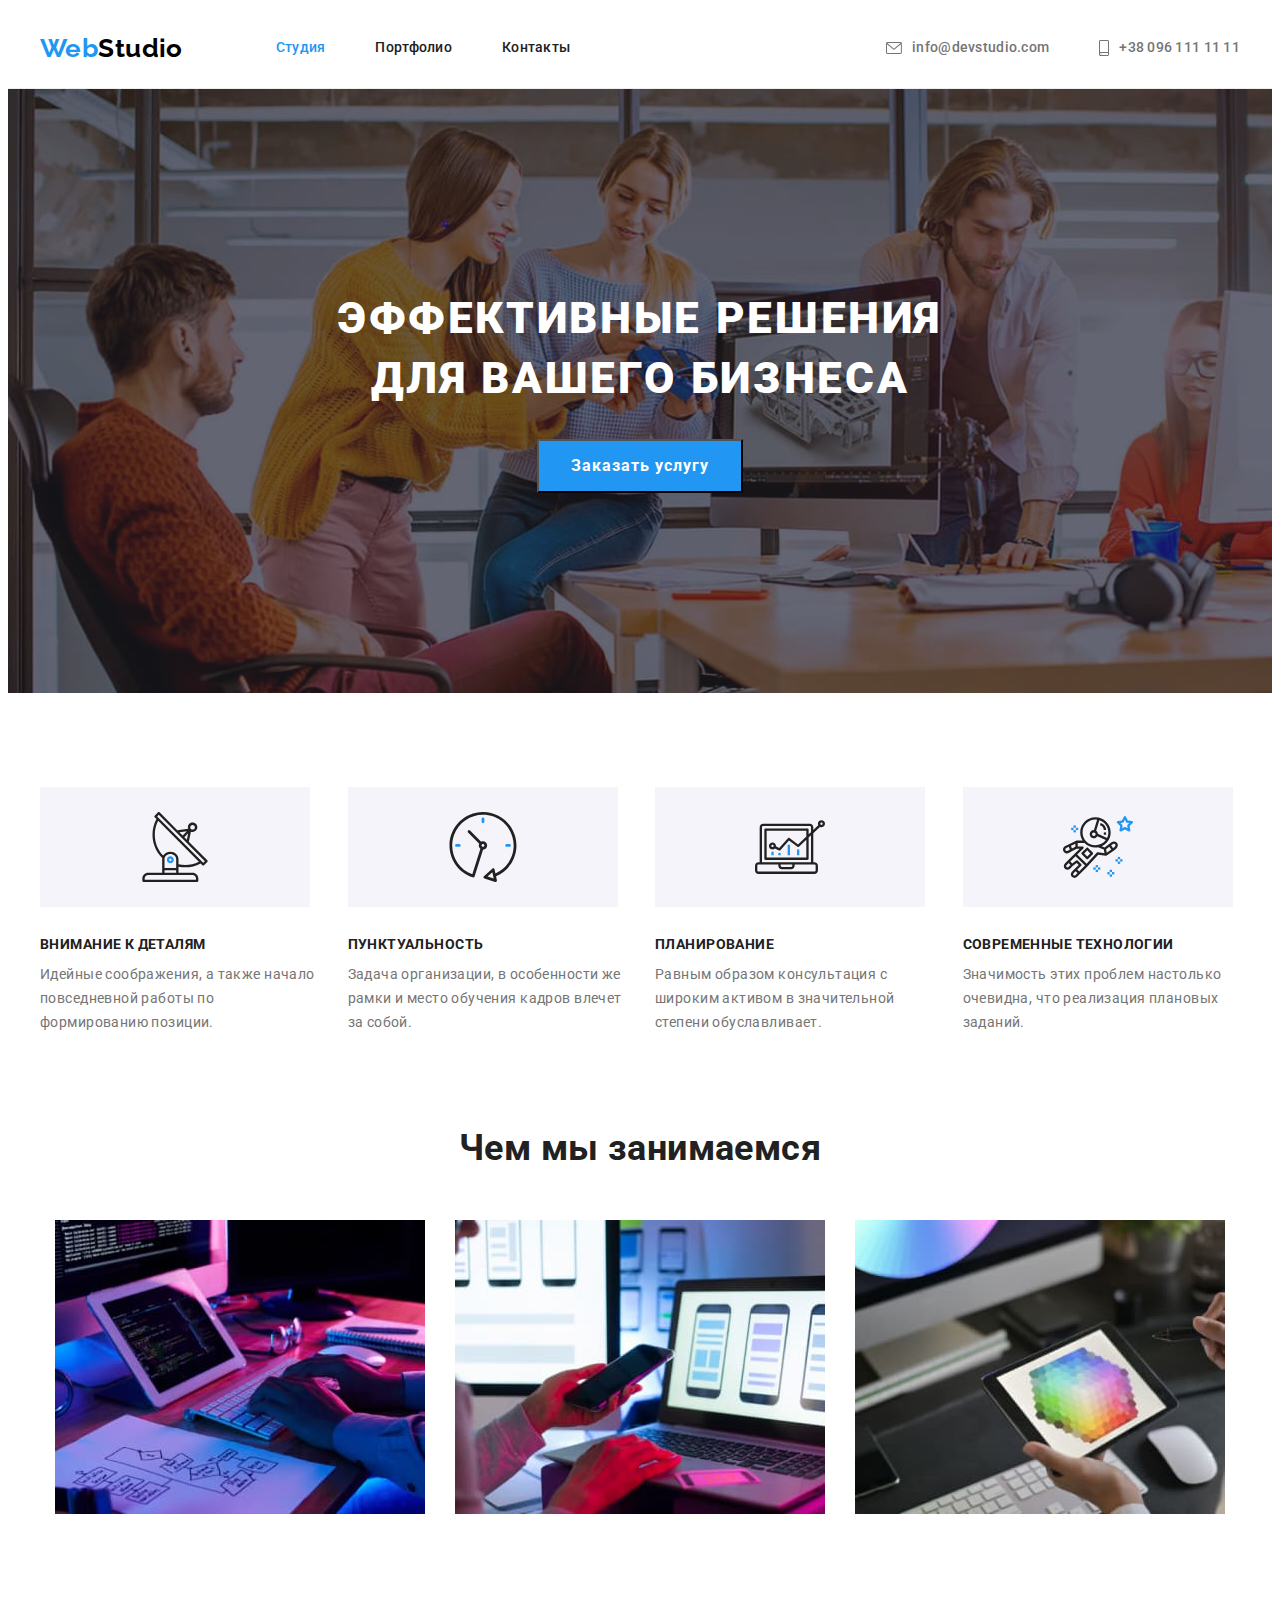
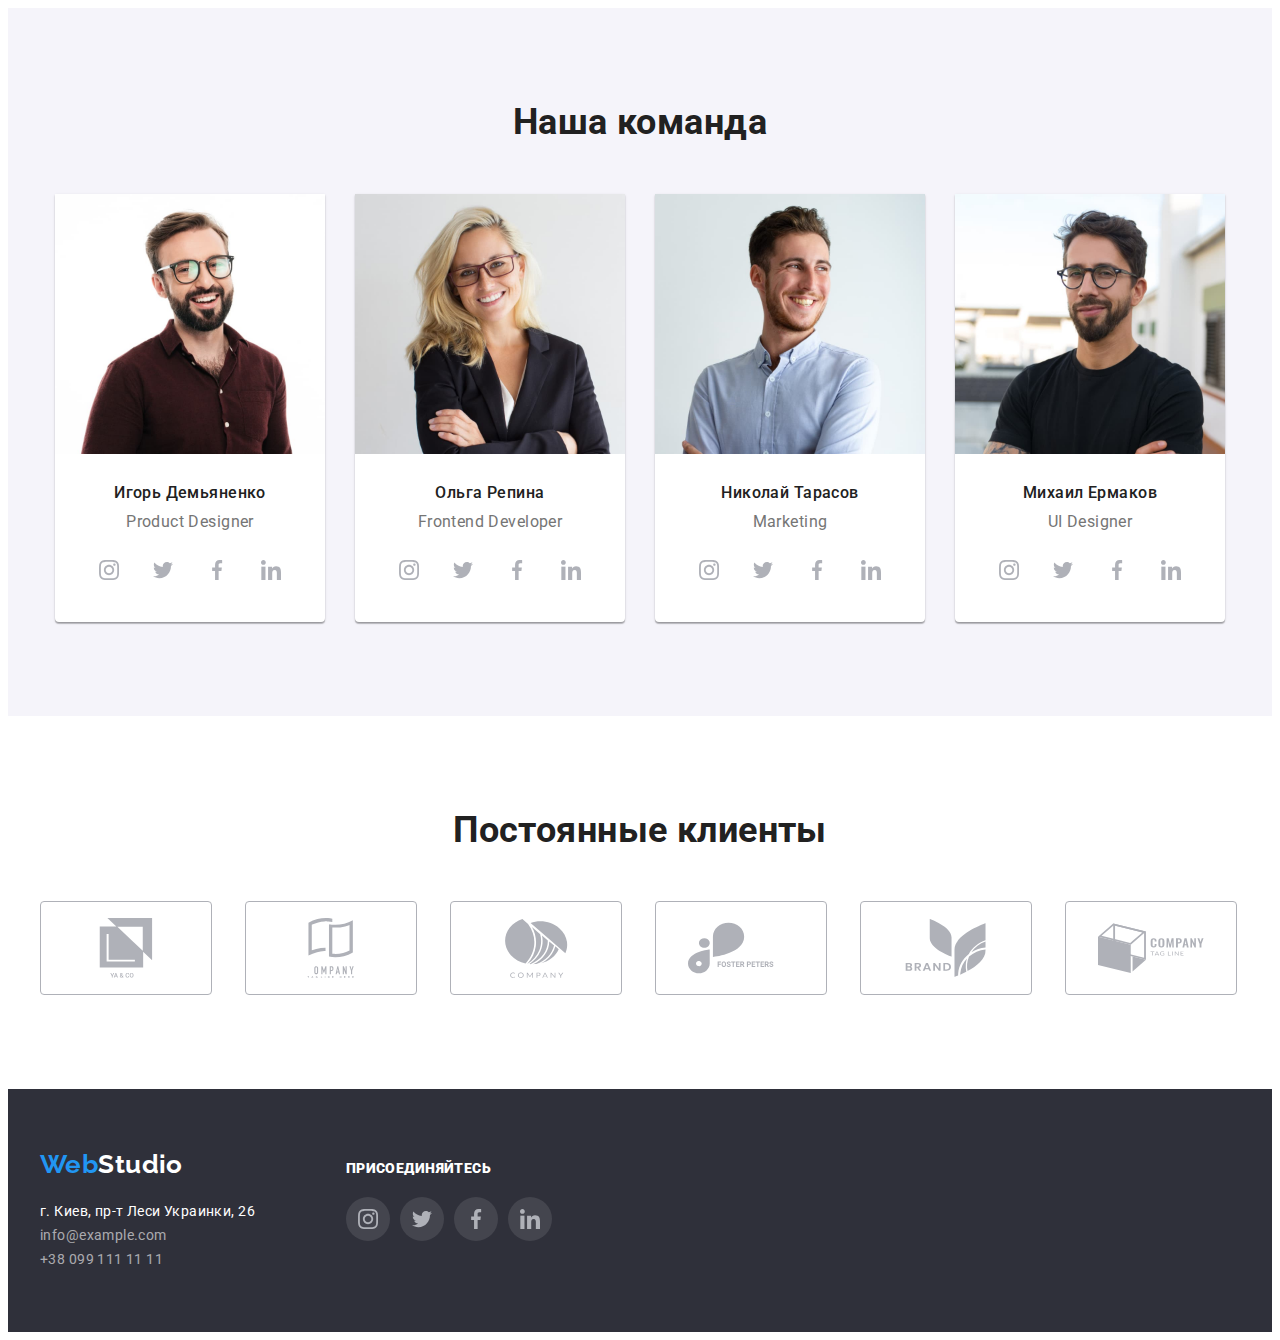
<file: index.html>
<!DOCTYPE html>
<html lang="en">
<head>
    <meta charset="UTF-8">
    <meta http-equiv="X-UA-Compatible" content="IE=edge">
    <meta name="viewport" content="width=device-width, initial-scale=1.0">
    <title>Document</title>
    <link rel="preconnect" href="https://fonts.gstatic.com">
    <link rel="preconnect" href="https://fonts.gstatic.com">
    <link rel="preconnect" href="https://fonts.gstatic.com">
    <link rel="stylesheet" href="https://cdnjs.cloudflare.com/ajax/libs/modern-normalize/1.0.0/modern-normalize.min.css" integrity="sha512-ISS7cAi1PEhQ8jnbJpJZMd29NlhNj4AWYyLOSp2CE/CsHxTCu+r+t0D2yoJudVrd0/8fTVPUVDzY5Tvli75u/g==" crossorigin="anonymous" />
    <link href="https://fonts.googleapis.com/css2?family=Raleway:wght@700&family=Roboto:wght@400;500;700;900&display=swap" rel="stylesheet">
    <link rel="stylesheet" href="./css/styles.css" />
</head>
<body>

             <!-- шапка -->

 <header class="page-header">
     <div class="container header-container">
     <nav class="navigation">
     <a href="./index.html" class="logo text">
        <span>Web</span>Studio
     </a>
     <ul class="site-nav list">
        <li class="item"><a href="" class="link active">Студия</a></li>
        <li class="item"><a href="./portfolio.html" class="link">Портфолио</a></li>
        <li class="item"><a href="" class="link">Контакты</a></li>
     </ul>
    </nav>
     <ul class="contacts-nav list">
         <li class="item-contact"><a href="mailto:info@devstudio.com"  class="link">
            <svg class="contacts-icon">
                <use href="./image/sprite.svg#icon-envelope"></use>
            </svg>info@devstudio.com </a>
        </li>
         <li class="item-contact"><a href="tel:+380961111111"  class="link">
            <svg class="phone-icon">
                <use href="./image/sprite.svg#icon-smartphone"></use>
            </svg>+38 096 111 11 11</a></li>
     </ul>
    </div>
    
 </header> 
           <!-- герой -->
 <main>

     <section class="hero">
         <div class="container">
         <h1 class="hero-title">Эффективные решения для вашего бизнеса</h1>
         <button type="button" class="hero-button"> Заказать услугу</button>
        </div>
     </section>
           <!-- столбцы списка -->
         
 <section class="feature">
    
    <div class="container">
        
        <h2 hidden> профессиональные качества</h2>
 <ul class="feature-list">
     <li class="item">
         <div class="feature-svg">
         <svg class="feature-icon">
             <use href="./image/sprite.svg#icon-antenna"></use>
           </svg>
        </div>
         <h3 class="section-title">Внимание к деталям</h3>
         <p> 
            Идейные соображения, а также начало повседневной работы по формированию позиции.
         </p>
     
        </li>
    
    
       <li class="item">
        <div class="feature-svg">
            <svg class="feature-icon">
                <use href="./image/sprite.svg#icon-clock"></use>
              </svg>
           </div>
           <h3 class="section-title">Пунктуальность</h3>
           <p>
               Задача организации, в особенности же рамки и место обучения кадров влечет за собой.
           </p>
       </li>
   
   
    <li class="item">
        <div class="feature-svg">
            <svg class="feature-icon">
                <use href="./image/sprite.svg#icon-diagram"></use>
              </svg>
           </div>
        <h3 class="section-title">Планирование</h3>
        <p>
            Равным образом консультация с широким активом в значительной степени обуславливает.
        </p>
    
       </li>
   
   
    <li class="item">
        <div class="feature-svg">
            <svg class="feature-icon">
                <use href="./image/sprite.svg#icon-astronaut"></use>
              </svg>
           </div>
        <h3 class="section-title">Современные технологии</h3>
        <p>
            Значимость этих проблем настолько очевидна, что реализация плановых заданий.
        </p>
    
       </li>
   </ul>
    </div>
</section>

            <!-- чем мы занимаемся -->

<section class="section-work">
    <div class="container"> 
    <h2 class="section-title">Чем мы занимаемся</h2>

    <ul class="work-photo">
        <li class="photo">
    <img src="./image/img.1jpg.jpg" alt=""width="370"/>
         </li>
        <li class="photo">
            <img src="./image/img2.jpg" alt=""width="370"/>
        </li>
        <li class="photo">
            <img src="./image/img3.jpg" alt=""width="370"/>
        </li>
    </ul>
</div>
</section>

            <!-- наша команда -->

<section class="section-team">
    <div class="container">
    <h2 class="section-title">Наша команда</h2>
    <ul class="team-members">
        <li class="members-name">
            <img src="./image/img4.jpg" alt="" width="270"/>
            <div class="employee">
            <h3 class="section-title">Игорь Демьяненко</h3>
            <p>Product Designer</p>
            <ul class="social-list">
              <li class="social-list-item">
                <a href="" class="social-list-link">
                <svg class="social-list-icon">
                  <use href="./image/sprite.svg#icon-instagram"></use>
                </svg>
            </a>
              </li>
              <li class="social-list-item">
                <a href="" class="social-list-link">
                <svg class="social-list-icon">
                  <use href="./image/sprite.svg#icon-twitter"></use>
                </svg>
            </a>
              </li>
              <li class="social-list-item">
                <a href="" class="social-list-link">
                <svg class="social-list-icon">
                  <use href="./image/sprite.svg#icon-facebook"></use>
                </svg>
            </a>
              </li>
              <li class="social-list-item">
                <a href="" class="social-list-link">
                <svg class="social-list-icon">
                  <use href="./image/sprite.svg#icon-linkedin"></use>
                </svg>
            </a>
              </li>

            </ul>
        </div>
        </li>
        
        <li class="members-name">
            <img src="./image/img5.jpg" alt="" width="270"/>
            <div class="employee">
        <h3 class="section-title">Ольга Репина</h3>
        <p>Frontend Developer</p>
        <ul class="social-list">
            <li class="social-list-item">
              <a href="" class="social-list-link">
              <svg class="social-list-icon">
                <use href="./image/sprite.svg#icon-instagram"></use>
              </svg>
          </a>
            </li>
            <li class="social-list-item">
              <a href="" class="social-list-link">
              <svg class="social-list-icon">
                <use href="./image/sprite.svg#icon-twitter"></use>
              </svg>
          </a>
            </li>
            <li class="social-list-item">
              <a href="" class="social-list-link">
              <svg class="social-list-icon">
                <use href="./image/sprite.svg#icon-facebook"></use>
              </svg>
          </a>
            </li>
            <li class="social-list-item">
              <a href="" class="social-list-link">
              <svg class="social-list-icon">
                <use href="./image/sprite.svg#icon-linkedin"></use>
              </svg>
          </a>
            </li>

          </ul>
        </div>
    </li>
    <li class="members-name">

            <img src="./image/img6.jpg" alt="" width="270"/>
            <div class="employee">
            <h3 class="section-title">Николай Тарасов</h3>
            <p>Marketing</p>
            <ul class="social-list">
                <li class="social-list-item">
                  <a href="" class="social-list-link">
                  <svg class="social-list-icon">
                    <use href="./image/sprite.svg#icon-instagram"></use>
                  </svg>
              </a>
                </li>
                <li class="social-list-item">
                  <a href="" class="social-list-link">
                  <svg class="social-list-icon">
                    <use href="./image/sprite.svg#icon-twitter"></use>
                  </svg>
              </a>
                </li>
                <li class="social-list-item">
                  <a href="" class="social-list-link">
                  <svg class="social-list-icon">
                    <use href="./image/sprite.svg#icon-facebook"></use>
                  </svg>
              </a>
                </li>
                <li class="social-list-item">
                  <a href="" class="social-list-link">
                  <svg class="social-list-icon">
                    <use href="./image/sprite.svg#icon-linkedin"></use>
                  </svg>
              </a>
                </li>
  
              </ul>
</div>
        </li>
        
        <li class="members-name">
            <img src="./image/img7.jpg" alt="" width="270"/>
            <div class="employee">
            <h3 class="section-title">Михаил Ермаков</h3>
            <p>UI Designer</p>
            <ul class="social-list">
                <li class="social-list-item">
                  <a href="" class="social-list-link">
                  <svg class="social-list-icon">
                    <use href="./image/sprite.svg#icon-instagram"></use>
                  </svg>
              </a>
                </li>
                <li class="social-list-item">
                  <a href="" class="social-list-link">
                  <svg class="social-list-icon">
                    <use href="./image/sprite.svg#icon-twitter"></use>
                  </svg>
              </a>
                </li>
                <li class="social-list-item">
                  <a href="" class="social-list-link">
                  <svg class="social-list-icon">
                    <use href="./image/sprite.svg#icon-facebook"></use>
                  </svg>
              </a>
                </li>
                <li class="social-list-item">
                  <a href="" class="social-list-link">
                  <svg class="social-list-icon">
                    <use href="./image/sprite.svg#icon-linkedin"></use>
                  </svg>
              </a>
                </li>
  
              </ul>
            </div>
        </li>
      </ul>
    </div>
  </section>

  <!-- клиенты -->

  <section class="clients">
<div class="container">
<h2 class="section-title">Постоянные клиенты</h2>
<ul class="clients-list">
    <li class="clients-list-item">
        <a class="client-link" href="">
        <svg class="clients-icon">
            
          <use href="./image/sprite.svg#icon-group"></use>
        </svg>
    </a>
      </li>
      <li class="clients-list-item">
        <a class="client-link" href="">
        <svg class="clients-icon">
          <use href="./image/sprite.svg#icon-group1"></use>
        </svg>
    </a>
      </li>
      <li class="clients-list-item">
        <a class="client-link" href="">
        <svg class="clients-icon">
            
          <use href="./image/sprite.svg#icon-group2"></use>
        </svg>
    </a>
      </li>
      <li class="clients-list-item">
        <a class="client-link" href="">
        <svg class="clients-icon">
            
          <use href="./image/sprite.svg#icon-group3"></use>
        </svg>
    </a>
      </li>
      <li class="clients-list-item">
        <a class="client-link" href="">
        <svg class="clients-icon">
            
          <use href="./image/sprite.svg#icon-group4"></use>
        </svg>
    </a>
      </li>
      <li class="clients-list-item">
        <a class="client-link" href="">
        <svg class="clients-icon">
            
          <use href="./image/sprite.svg#icon-group5"></use>
        </svg>
    </a>
      </li>
</ul>
</div>
  </section>

</main>

              <!-- футер -->


<footer class="footer">
    <div class="container">
        <div class="footer-address">
    <a href="./index.html" class="logo text">
        <span>Web</span>Studio
     </a>
    <address>
        <p>г. Киев, пр-т Леси Украинки, 26</p>
        <ul>
            <li class="address-link"><a href="mailto:info@example.com" class="address text">info@example.com</a></li>
            <li class="address-link"><a href="tel:+380991111111" class="address text">+38 099 111 11 11</a></li>
        </ul>
        </address>
    
    </div>

    <div class="footer-social">
        <p class="social-head"><b>присоединяйтесь</b></p>
        <ul class="footer-social-list">
            <li class="footer-social-item">
              <a href="https://www.instagram.com/" class="footer-list-link" 
              target="_blank"
              rel="noreferrer noopener">
              <svg class="social-list-icon">
                <use href="./image/sprite.svg#icon-instagram"></use>
              </svg>
          </a>
            </li>
            <li class="footer-social-item">
                <a href="https://www.twitter.com/" class="footer-list-link" target="_blank"
                rel="noreferrer noopener">
                <svg class="social-list-icon">
                  <use href="./image/sprite.svg#icon-twitter"></use>
                </svg>
            </a>
              </li>
              <li class="footer-social-item">
                <a href="https://www.facebook.com/" class="footer-list-link"
                target="_blank"
              rel="noreferrer noopener">
                <svg class="social-list-icon">
                  <use href="./image/sprite.svg#icon-facebook"></use>
                </svg>
            </a>
              </li>
              <li class="footer-social-item">
                <a href="https://www.linkedin.com/" class="footer-list-link" 
                target="_blank"
              rel="noreferrer noopener">
                <svg class="social-list-icon">
                  <use href="./image/sprite.svg#icon-linkedin"></use>
                </svg>
            </a>
              </li>
        </ul>
    </div>
    </div>
</footer>
   
</body>
</html>
</file>
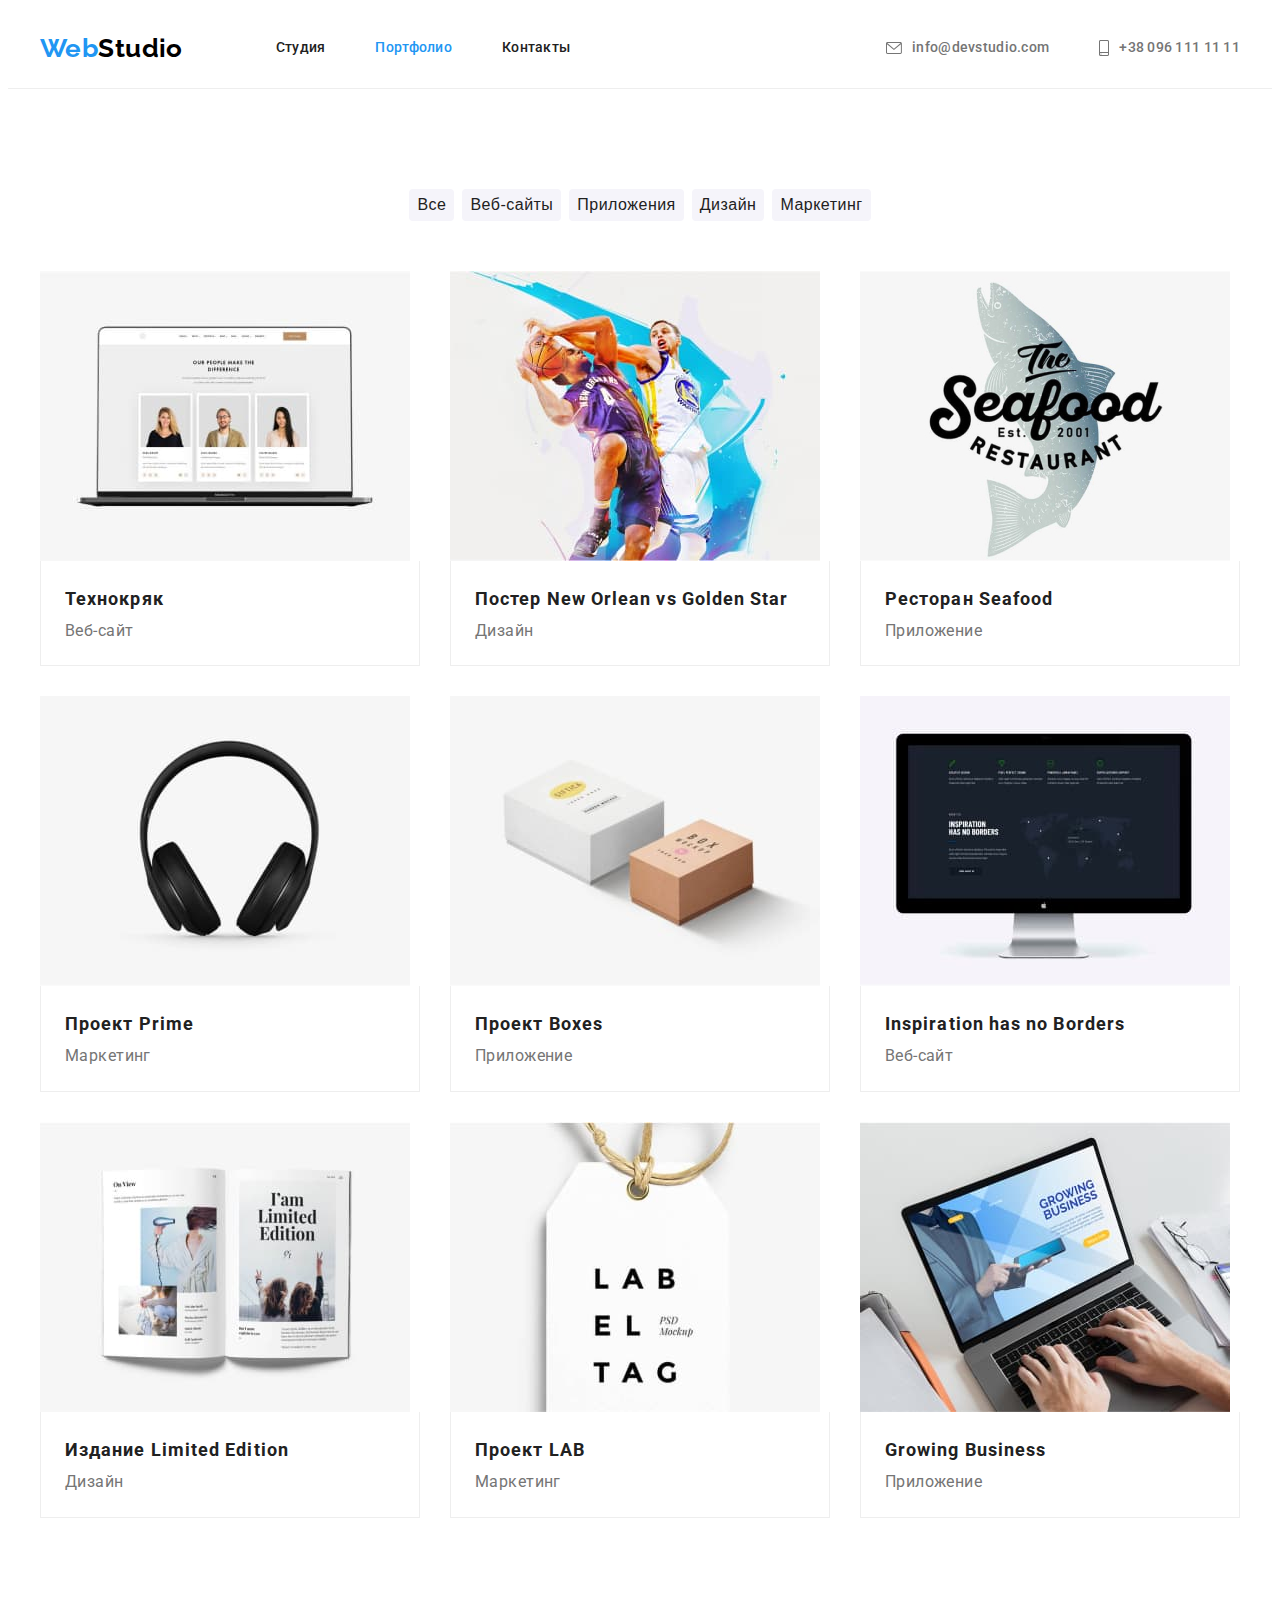
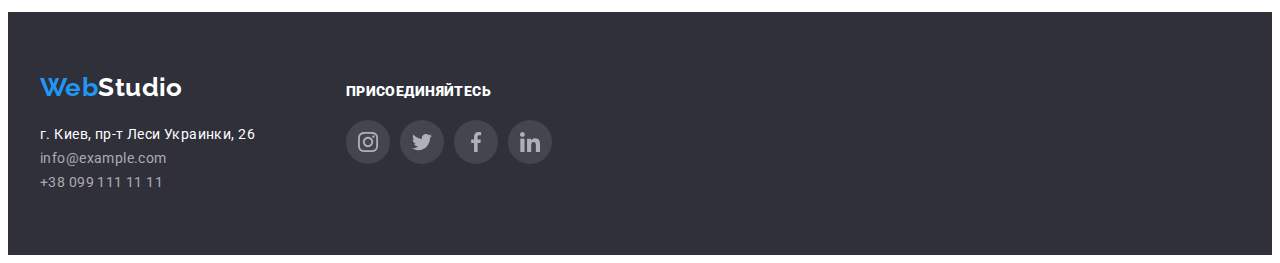
<file: portfolio.html>
<!DOCTYPE html>
<html lang="en">
<head>
    <meta charset="UTF-8">
    <meta http-equiv="X-UA-Compatible" content="IE=edge">
    <meta name="viewport" content="width=device-width, initial-scale=1.0">
    <title>Document</title>
    <link rel="preconnect" href="https://fonts.gstatic.com">
    <link rel="preconnect" href="https://fonts.gstatic.com">
    <link rel="preconnect" href="https://fonts.gstatic.com">
    <link rel="stylesheet" href="https://cdnjs.cloudflare.com/ajax/libs/modern-normalize/1.0.0/modern-normalize.min.css" integrity="sha512-ISS7cAi1PEhQ8jnbJpJZMd29NlhNj4AWYyLOSp2CE/CsHxTCu+r+t0D2yoJudVrd0/8fTVPUVDzY5Tvli75u/g==" crossorigin="anonymous" />
    <link href="https://fonts.googleapis.com/css2?family=Raleway:wght@700&family=Roboto:wght@400;500;700;900&display=swap" rel="stylesheet">
    <link rel="stylesheet" href="./css/styles.css" />
</head>

<body>
             <!-- шапка -->

             <header class="page-header">
                <div class="container header-container">
                <nav class="navigation">
                <a href="./index.html" class="logo text">
                   <span>Web</span>Studio
                </a>
                <ul class="site-nav list">
           <li class="item"><a href="./index.html" class="link">Студия</a></li>
           <li class="item"><a href="./portfolio.html" class="link active">Портфолио</a></li>
           <li class="item"><a href="" class="link">Контакты</a></li>
        </ul>
    </nav>
    <ul class="contacts-nav list">
        <li class="item-contact"><a href="mailto:info@devstudio.com"  class="link">
           <svg class="contacts-icon">
               <use href="./image/sprite.svg#icon-envelope"></use>
           </svg>info@devstudio.com </a>
       </li>
        <li class="item-contact"><a href="tel:+380961111111"  class="link">
           <svg class="phone-icon">
               <use href="./image/sprite.svg#icon-smartphone"></use>
           </svg>+38 096 111 11 11</a></li>
    </ul>
   </div>
   
</header> 
 
 <main>
     
              <!-- кнопки -->
              <div class="container">
     <section class="portfolio-section">
         <h1 hidden> portfolio</h1>
         
         <ul class="filters-button">
             <li class="portfolio-button">
         <button type="button" class="button">Все</button>
        </li>

        <li class="portfolio-button">
            <button type="button" class="button">Веб-сайты</button>
            </li>
            <li class="portfolio-button">
                <button type="button" class="button">Приложения</button>
                
                </li>
                <li class="portfolio-button">
                    <button type="button" class="button">Дизайн</button>
                    
                    </li>
                    <li class="portfolio-button">
                        <button type="button" class="button">Маркетинг</button>
                        
                        </li>
        </ul>

              <!-- картинки -->
     
    <ul class="portfolio">
        
        <li class="portfolio-item">
            <img src="./image/img8.jpg" alt="" width="370"/>
            <div class="card-description">
            <h2 class="section-title">Технокряк</h2>
            <p>Веб-сайт</p>
           </div>

        </li>
    

        <li class="portfolio-item">
            <img src="./image/img9.jpg" alt="" width="370"/>
            <div class="card-description">
            <h2 class="section-title">Постер New Orlean vs Golden Star</h2>
            <p>Дизайн</p>
            </div>
       
    </li>


    <li class="portfolio-item">

            <img src="./image/img10.jpg" alt="" width="370"/>
            <div class="card-description">
            <h2 class="section-title">Ресторан Seafood</h2>
            <p>Приложение</p>
            </div>

        </li>


        <li class="portfolio-item">
            <img src="./image/img11.jpg" alt="" width="370"/>
            <div class="card-description">
            <h2 class="section-title">Проект Prime</h2>
            <p>Маркетинг</p>
            </div>
        </li>
        
        
        <li class="portfolio-item">
            <img src="./image/img12.jpg" alt="" width="370"/>
            <div class="card-description">
            <h2 class="section-title">Проект Boxes</h2>
            <p>Приложение</p>
            </div>
        </li>
    
    
        <li class="portfolio-item">
            <img src="./image/img13.jpg" alt="" width="370"/>
            <div class="card-description">
            <h2 class="section-title">Inspiration has no Borders</h2>
            <p>Веб-сайт</p>
            </div>
        </li>
    
    
        <li class="portfolio-item">
            <img src="./image/img14.jpg" alt="" width="370"/>
            <div class="card-description">
            <h2 class="section-title">Издание Limited Edition</h2>
            <p>Дизайн</p>
            </div>
        </li>
    
    
        <li class="portfolio-item">
            <img src="./image/img15.jpg" alt="" width="370"/>
            <div class="card-description">
            <h2 class="section-title">Проект LAB</h2>
            <p>Маркетинг</p>
            </div>
        </li>
    
    
        <li class="portfolio-item">
            <img src="./image/img16.jpg" alt="" width="370"/>
            <div class="card-description">
            <h2 class="section-title">Growing Business</h2>
            <p>Приложение</p>
            </div>
        </li>
    
    </ul>


</div>
</section>
</main>

             <!-- футер -->

             <footer class="footer">
                <div class="container">
                    <div class="footer-address">
                <a href="./index.html" class="logo text">
                    <span>Web</span>Studio
                 </a>
                <address>
                    <p>г. Киев, пр-т Леси Украинки, 26</p>
                    <ul>
                        <li class="address-link"><a href="mailto:info@example.com" class="address text">info@example.com</a></li>
                        <li class="address-link"><a href="tel:+380991111111" class="address text">+38 099 111 11 11</a></li>
                    </ul>
                    </address>
                
                </div>
            
                <div class="footer-social">
                    <p class="social-head"><b>присоединяйтесь</b></p>
                    <ul class="footer-social-list">
                        <li class="footer-social-item">
                          <a href="https://www.instagram.com/" class="footer-list-link" 
                          target="_blank"
                          rel="noreferrer noopener">
                          <svg class="social-list-icon">
                            <use href="./image/sprite.svg#icon-instagram"></use>
                          </svg>
                      </a>
                        </li>
                        <li class="footer-social-item">
                            <a href="https://www.twitter.com/" class="footer-list-link" target="_blank"
                            rel="noreferrer noopener">
                            <svg class="social-list-icon">
                              <use href="./image/sprite.svg#icon-twitter"></use>
                            </svg>
                        </a>
                          </li>
                          <li class="footer-social-item">
                            <a href="https://www.facebook.com/" class="footer-list-link"
                            target="_blank"
                          rel="noreferrer noopener">
                            <svg class="social-list-icon">
                              <use href="./image/sprite.svg#icon-facebook"></use>
                            </svg>
                        </a>
                          </li>
                          <li class="footer-social-item">
                            <a href="https://www.linkedin.com/" class="footer-list-link" 
                            target="_blank"
                          rel="noreferrer noopener">
                            <svg class="social-list-icon">
                              <use href="./image/sprite.svg#icon-linkedin"></use>
                            </svg>
                        </a>
                          </li>
                    </ul>
                </div>
                </div>
            </footer>
               
            </body>
            </html>
</file>
<file: css/styles.css>
/* css index.html */
/* белый background: #FFFFFF; */
/* вторичный цвет фона #F5F4FA; */
/* акцент  #2196F3; */
/* основной цвет текста серый #757575; */
/* вторичный текст #212121; */
:root {
    --fon-gr:#AFB1B8;
    --primary-text-color:#757575;
    --accent-color:#2196F3;
    --secondary-text-color:#212121;
    --black-color-text:#000000;
    --white: #FFFFFF;
    --white-secondary: rgba(255, 255, 255, 0.6);
    --secodary-accent: #188CE8;
    --dark-background-color:#2F303A;
    --secondary-background: #F5F4FA;
    }
    h1,
h2,
h3,
h4,
h5,
h6,
p {
    margin-top: 0;
    margin-bottom: 0;
}
ul,
ol {
    margin-top: 0;
    margin-bottom: 0;
    padding-left: 0;
}
img {
    display: block;
}


ul {
    list-style: none;
    
}

.text {
    text-decoration: none;
}
.container {
    width: 1200px;
    padding-left: 15px;
    padding-right: 15px;
    margin: auto;
}
body { 
background-color: var(--white);
color: var(--primary-text-color);
font-family: Roboto,sans-serif;
font-weight: 400;
font-size: 14px;
line-height: 1.7;
letter-spacing: 0.03em; }





/* logo */
.page-header {

    border-bottom: 1px solid #EEEEEE;
    border-top: 0;
}
.logo {
    display: inline-block;
  
    margin-right: 93px;


color: var(--black-color-text);
    font-family: Raleway;
    font-weight: 700;
    font-size: 26px;
    line-height: 1.19;
}

span {
    color: var(--accent-color);
}

 
.header-container {
    display: flex;
    align-items: center;

}

.navigation {
    display: flex;
    align-items: center;
}
.site-nav {
    display: flex;
    align-items: center;
}
.item:not(:last-child) {
margin-right: 50px;
}

 .site-nav a { 
    display: block;
    padding-top: 32px;
    padding-bottom: 32px;

}
.site-nav a {
    color: var(--secondary-text-color);
    font-weight: 500;   
font-size: 14px;
line-height: 1.14;
letter-spacing: 0.02em;
text-decoration: none;
}
.site-nav .active {
    color: var(--accent-color);
}

.site-nav a:hover, .site-nav a:focus {
 color: var(--accent-color);   
}
.contacts-nav { 
    display: flex;
    margin-left: auto;
}
.item-contact:not(:last-child) {
    margin-right: 50px;
}
  

.contacts-nav .link {
    display: flex;
    align-items: center;
    color: var(--primary-text-color) ;
    font-weight: 500;
font-size: 14px;
line-height: 1.14;
letter-spacing: 0.02em;
text-decoration: none;
}
.contacts-nav .link:focus, .contacts-nav .link:hover{
color: var(--accent-color) ;
}
.contacts-icon {
    width: 16px;
    height: 12px;
    margin-right: 10px;
    fill: currentColor;

}



.phone-icon {
    width: 10px;
    height: 16px;
    margin-right: 10px;
    fill: currentColor;
}

  



     /* hero */
.hero {
    background-color:  #C4C4C4;
    background-image: linear-gradient(rgba(47, 48, 58, 0.4),
    rgba(47, 48, 58, 0.4)),
     url(../image/img.head.jpg);
    background-size: cover;
    color: var(--white);
    text-align: center;
   
    padding-top: 200px;
    padding-bottom: 200px;
    
}


.hero-title {
    width: 696px;
    margin-left: auto;
    margin-right: auto;
    margin-bottom: 30px;


font-weight: 900;
font-size: 44px;
line-height: 1.36;
text-align: center;
letter-spacing: 0.06em;
text-transform: uppercase;
}
.hero-button {
display: inline-block;
min-width: 200px;
padding: 10px 32px;

    color: var(--white);
    background-color:var(--accent-color);
    font-weight: 700;
font-size: 16px;
line-height: 1.9;
align-items: center;
text-align: center;
letter-spacing: 0.06em;
font-family: inherit;
}
.hero .hero-button:hover,
.hero .hero-button:focus {
    color: var(--white);
    background-color: var(--secodary-accent)
}
     /*  столбцы списка -feature */
     .feature-icon {
         width: 70px;
         height: 70px;
     }
     .feature-svg {
         display: flex;
         justify-content: center;
         align-items: center;
         width: 270px;
         height: 120px;
         background-color: var(--secondary-background);
margin-bottom: 30px;
     }
.feature {
    padding-top: 94px;
}
.feature-list {
    
    display: flex;
    justify-content: space-between;
}

.feature-list .item {
   
   
    flex-basis: calc((100% - 90px) / 4);
}
.feature-list .item:not(:last-child) {
margin-right: 30px;
}

.feature-list .section-title {
    margin-bottom: 10px;

    color: var(--secondary-text-color);
    font-weight: 700;
font-size: 14px;
line-height: 1.14;
text-transform: uppercase;
}

.section-title {
    color: var(--secondary-text-color);
}

      /* чем мы занимаемся */

      .section-work {
          padding-top: 94px;
          padding-bottom: 94px;
      }
.section-work .section-title {
    margin-bottom: 50px;
    color: var(--secondary-text-color);
    font-weight: 700;
font-size: 36px;
line-height: 1.16;
text-align: center;
}
.work-photo  {
    display: flex;
justify-content: center;

}
 .work-photo .photo:not(:last-child) {
    margin-right: 30px;
   

}

       /* наша команда*/

.section-team  {
    padding-top: 94px;
    padding-bottom: 94px;
    background-color: var(--secondary-background);
}

.section-team .section-title {
 color: var(--secondary-text-color);
font-weight: 700;
font-size: 36px;
line-height: 1.16;
text-align: center;
margin-bottom: 50px;
}
.team-members {

    display: flex;
    justify-content: center;
}

.members-name .section-title {
margin-bottom: 10px;
color: var(--secondary-text-color);   
font-weight: 500;
font-size: 16px;
line-height: 1.18;
text-align: center;
}
.members-name p {
  
font-weight: 400;
font-size: 16px;
line-height: 1.18;
text-align: center;
margin-bottom: 16px;
}

.team-members .members-name:not(:last-child) {
    margin-right: 30px;
}
.members-name {
    box-shadow: 0px 1px 3px rgba(0, 0, 0, 0.12), 0px 1px 1px rgba(0, 0, 0, 0.14), 0px 2px 1px rgba(0, 0, 0, 0.2);
    border-radius: 0px 0px 4px 4px;
    background-color: var(--white);
}
.employee {
    padding-left: 32px;
    padding-right: 32px;
    padding-top: 30px;
    padding-bottom: 30px;
}
.social-list-icon {
    width: 20px;
    height: 20px;
    fill: var(--fon-gr);
}
.social-list {
    display: flex;
    justify-content: space-between;
     
}
.social-list-link {
    display: flex;
    justify-content: center;
    align-items: center;
    width: 44px;
    height: 44px;
    background-color: #FFFFFF;
    border-radius: 50%;


}
.social-list-link:hover,
.social-list-link:focus {
    background-color: var(--accent-color);
}
.social-list-link:hover .social-list-icon,
.social-list-link:focus .social-list-icon {
 fill: var(--white) ;
}

/* клиенты */

.clients {
    padding-top: 94px;
    padding-bottom: 94px;
}

.clients .section-title {

    margin-bottom: 50px; 
    color: var(--secondary-text-color);
    font-weight: 700;
font-size: 36px;
line-height: 1.16;
text-align: center;
}



    .clients-icon {
  width: 106px;
  height: 60px;
  fill: currentColor;
    }


.clients-list-item {
    flex-basis: calc((100% - 180px) / 6);
    margin-left: 30px;
    margin-top: 30px;
}

.clients-list {
display: flex;
flex-wrap: wrap;
margin-left: -30px;
margin-top: -30px;
}
.client-link {
    
   display: flex;  
  justify-content: center; 
  align-items: center;
width: 170px;
height: 92px;
color: var(--fon-gr);
border: 1px solid var(--fon-gr);


border-radius: 4px; 

}

.client-link:hover,
.client-link:focus {
  border: 1px solid var(--accent-color);
  color: var(--accent-color);
}
    /* футер */

footer {
    padding-top: 60px;
    padding-bottom: 60px;
    background-color: var(--dark-background-color);
    color: var(--white);
    list-style: none;
    text-decoration: none;

 font-weight: 400;
font-size: 14px;
line-height: 1.71;
letter-spacing: 0.03em;
}
.footer .logo{
    display: block;
    margin-bottom: 20px;
    
    color: var(--white);
}
.address {
    color: rgba(255, 255, 255, 0.6);
    list-style: none;
}

.address:not(:last-child) {
margin-bottom: 9px;
}

.address:hover, .address:focus {
    color: var(--accent-color);
}
address {font-style: normal;}

.footer .container {
    display: flex;
    align-items: baseline;
}
.social-head {
    display: block;
  margin-bottom: 20px;

  font-weight: bold;
  font-size: 14px;
  line-height: 1.14;
  letter-spacing: 0.03em;
  text-transform: uppercase;
}
.footer-social {
    display: block;
    margin-left: 70px;
}

.footer-social-list {
    display: flex;
}
.footer-social-item:not(:last-child) {
    margin-right: 10px;
}
.footer-list-link {
    display: flex;
    justify-content: center;
    align-items: center;
    width: 44px;
    height: 44px;
    border-radius: 50%;
    
    background-color: rgba(255, 255, 255, 0.1);
    color: var(--white);
}
.footer-list-link:hover,
.footer-list-link:focus {
    background-color: var(--accent-color);
}
.footer-list-link:hover .social-list-icon,
.footer-list-link:focus .social-list-icon {
 fill: var(--white) ;
}

/* portfolio.html */



/* Button */
.filters-button .button {
    color:var(--secondary-text-color);
background-color: var(--secondary-background);
text-decoration: none;
font-weight: 500;
font-size: 16px;
line-height: 1.6;
text-align: center;
letter-spacing: 0.03em;
cursor: pointer;
border-radius: 4px;
border-color: transparent;
}
.filters-button .button:hover,
.filters-button .button:focus {
    background-color: var(--accent-color);
    color: var(--white);
    box-shadow: 0px 3px 1px rgba(0, 0, 0, 0.1), 0px 1px 2px rgba(0, 0, 0, 0.08),
    0px 2px 2px rgba(0, 0, 0, 0.12);
}
.portfolio-section {
    padding-top: 100px;
    padding-bottom: 94px;
}
.filters-button {
    margin-bottom: 50px;
    display: flex;
    align-items: center;
     justify-content: center;
}

.portfolio-button:not(:last-child) {
     margin-right: 8px;   
    }

       /* картинки */

.portfolio {
      
    display: flex;
    flex-wrap: wrap;
margin-top: -30px; 
margin-left: -30px;
    }


.portfolio-item {
    margin-left: 30px;
    margin-top: 30px;
    flex-basis: calc((100% - 90px) / 3);
    }
      

.portfolio-item:focus,
.portfolio-item:hover {
    box-shadow: 0px 4px 4px rgba(0, 0, 0, 0.25);
}


.card-description {
    padding: 20px 24px;
    border: 1px solid #EEEEEE;
    border-top: 0;
}

.portfolio .section-title {

font-weight: 700;
font-size: 18px;
line-height: 2;
letter-spacing: 0.06em;

}
.portfolio p {
font-size: 16px;
line-height: 1.8;
}
</file>
